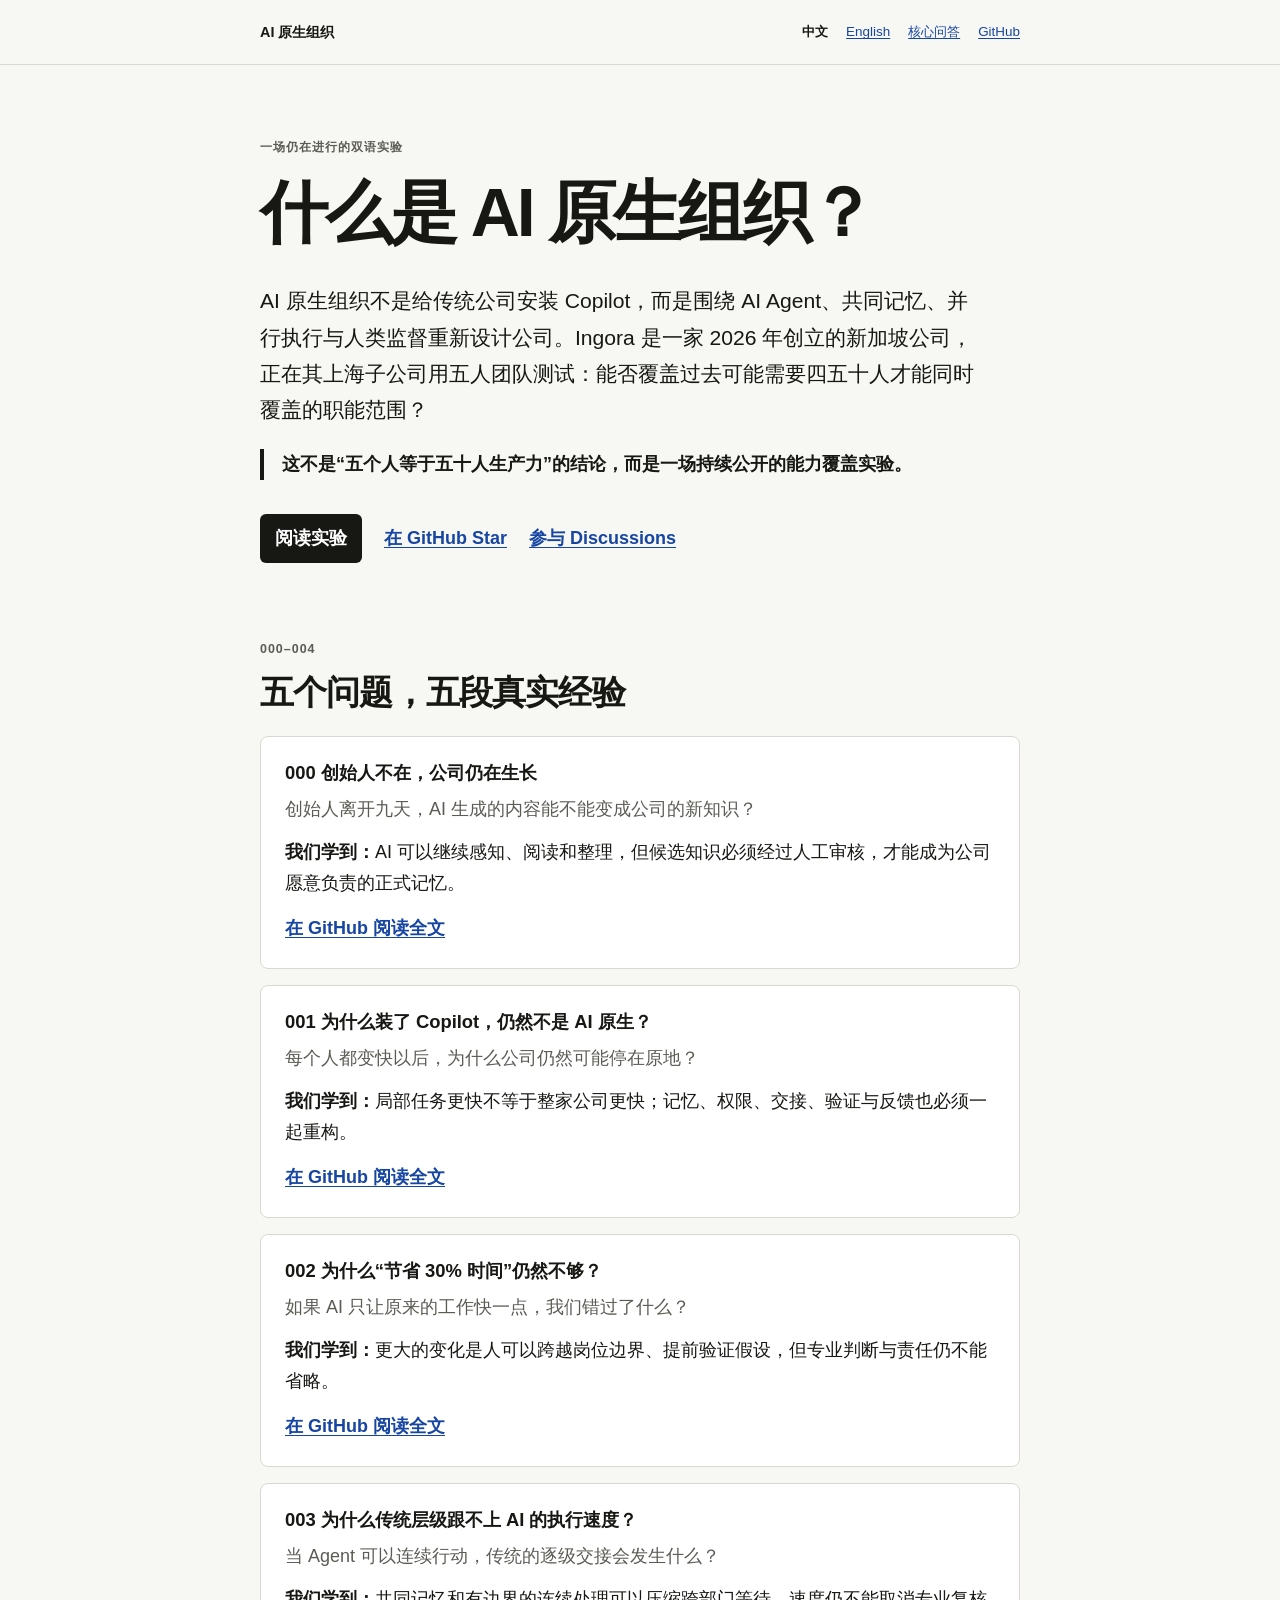
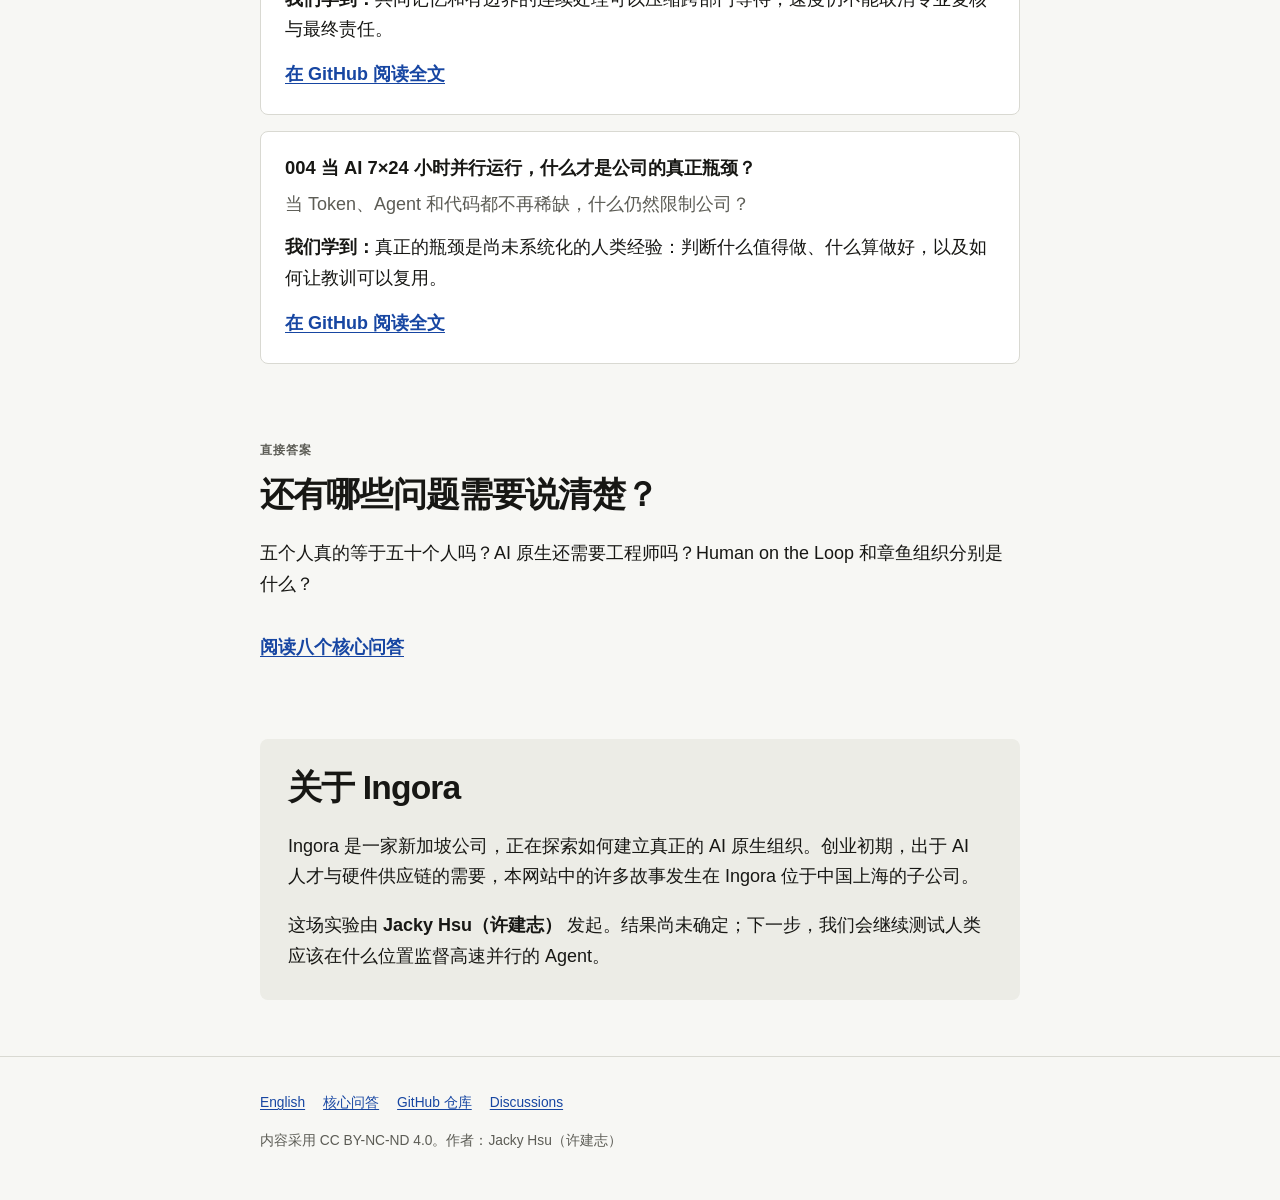
<file: site/index.html>
<!doctype html>
<html lang="zh-CN">
  <head>
    <meta charset="utf-8">
    <meta name="viewport" content="width=device-width, initial-scale=1">
    <title>AI 原生组织｜Ingora 的五人团队真实实验</title>
    <meta name="description" content="什么是 AI 原生组织？Ingora 用五人团队测试 AI Agent、共同记忆、并行执行与人类监督如何扩大公司的能力覆盖面。">
    <link rel="canonical" href="https://jackyhsu.github.io/ai-native-organization/">
    <link rel="alternate" hreflang="zh-CN" href="https://jackyhsu.github.io/ai-native-organization/">
    <link rel="alternate" hreflang="en" href="https://jackyhsu.github.io/ai-native-organization/en/">
    <link rel="alternate" hreflang="x-default" href="https://jackyhsu.github.io/ai-native-organization/">
    <meta property="og:title" content="AI 原生组织｜Ingora 的五人团队真实实验">
    <meta property="og:description" content="五个人能否覆盖过去可能需要四五十人才有机会覆盖的公司能力？一场关于 AI Agent、共同记忆与人类监督的双语实验。">
    <meta property="og:type" content="website">
    <meta property="og:url" content="https://jackyhsu.github.io/ai-native-organization/">
    <link rel="stylesheet" href="assets/styles.css">
    <script type="application/ld+json">
      {
        "@context": "https://schema.org",
        "@graph": [
          {
            "@type": "WebSite",
            "name": "AI 原生组织",
            "alternateName": "AI Native Organization",
            "url": "https://jackyhsu.github.io/ai-native-organization/",
            "description": "Ingora 围绕 AI Agent、共同记忆、并行执行与人类监督开展的双语真实公司实验。",
            "inLanguage": ["zh-CN", "en"]
          },
          {
            "@type": "Organization",
            "name": "Ingora",
            "foundingDate": "2026",
            "description": "一家新加坡公司，正在探索如何建立真正的 AI 原生组织。",
            "location": {
              "@type": "Country",
              "name": "Singapore"
            }
          }
        ]
      }
    </script>
  </head>
  <body>
    <header class="site-header">
      <div class="shell">
        <a class="brand" href="./">AI 原生组织</a>
        <nav aria-label="主导航">
          <a href="./" aria-current="page">中文</a>
          <a href="en/" lang="en">English</a>
          <a href="answers/">核心问答</a>
          <a href="https://github.com/jackyhsu/ai-native-organization">GitHub</a>
        </nav>
      </div>
    </header>

    <main class="shell">
      <section aria-labelledby="hero-title" style="margin-top: 0">
        <p class="eyebrow">一场仍在进行的双语实验</p>
        <h1 id="hero-title">什么是 AI 原生组织？</h1>
        <p class="hero-answer">AI 原生组织不是给传统公司安装 Copilot，而是围绕 AI Agent、共同记忆、并行执行与人类监督重新设计公司。Ingora 是一家 2026 年创立的新加坡公司，正在其上海子公司用五人团队测试：能否覆盖过去可能需要四五十人才能同时覆盖的职能范围？</p>
        <p class="caveat">这不是“五个人等于五十人生产力”的结论，而是一场持续公开的能力覆盖实验。</p>
        <div class="actions" aria-label="参与实验">
          <a href="#experiments">阅读实验</a>
          <a href="https://github.com/jackyhsu/ai-native-organization">在 GitHub Star</a>
          <a href="https://github.com/jackyhsu/ai-native-organization/discussions">参与 Discussions</a>
        </div>
      </section>

      <section id="experiments" aria-labelledby="experiments-title">
        <p class="eyebrow">000–004</p>
        <h2 id="experiments-title">五个问题，五段真实经验</h2>
        <div class="story-list">
          <article class="story">
            <h3>000 创始人不在，公司仍在生长</h3>
            <p>创始人离开九天，AI 生成的内容能不能变成公司的新知识？</p>
            <p class="lesson"><strong>我们学到：</strong>AI 可以继续感知、阅读和整理，但候选知识必须经过人工审核，才能成为公司愿意负责的正式记忆。</p>
            <a class="story-link" href="https://github.com/jackyhsu/ai-native-organization/blob/main/zh-CN/stories/000-founder-away.md">在 GitHub 阅读全文</a>
          </article>

          <article class="story">
            <h3>001 为什么装了 Copilot，仍然不是 AI 原生？</h3>
            <p>每个人都变快以后，为什么公司仍然可能停在原地？</p>
            <p class="lesson"><strong>我们学到：</strong>局部任务更快不等于整家公司更快；记忆、权限、交接、验证与反馈也必须一起重构。</p>
            <a class="story-link" href="https://github.com/jackyhsu/ai-native-organization/blob/main/zh-CN/stories/001-why-copilot-is-not-ai-native.md">在 GitHub 阅读全文</a>
          </article>

          <article class="story">
            <h3>002 为什么“节省 30% 时间”仍然不够？</h3>
            <p>如果 AI 只让原来的工作快一点，我们错过了什么？</p>
            <p class="lesson"><strong>我们学到：</strong>更大的变化是人可以跨越岗位边界、提前验证假设，但专业判断与责任仍不能省略。</p>
            <a class="story-link" href="https://github.com/jackyhsu/ai-native-organization/blob/main/zh-CN/stories/002-why-saving-30-percent-is-not-enough.md">在 GitHub 阅读全文</a>
          </article>

          <article class="story">
            <h3>003 为什么传统层级跟不上 AI 的执行速度？</h3>
            <p>当 Agent 可以连续行动，传统的逐级交接会发生什么？</p>
            <p class="lesson"><strong>我们学到：</strong>共同记忆和有边界的连续处理可以压缩跨部门等待，速度仍不能取消专业复核与最终责任。</p>
            <a class="story-link" href="https://github.com/jackyhsu/ai-native-organization/blob/main/zh-CN/stories/003-why-traditional-hierarchy-cannot-keep-up.md">在 GitHub 阅读全文</a>
          </article>

          <article class="story">
            <h3>004 当 AI 7×24 小时并行运行，什么才是公司的真正瓶颈？</h3>
            <p>当 Token、Agent 和代码都不再稀缺，什么仍然限制公司？</p>
            <p class="lesson"><strong>我们学到：</strong>真正的瓶颈是尚未系统化的人类经验：判断什么值得做、什么算做好，以及如何让教训可以复用。</p>
            <a class="story-link" href="https://github.com/jackyhsu/ai-native-organization/blob/main/zh-CN/stories/004-what-is-the-real-bottleneck.md">在 GitHub 阅读全文</a>
          </article>
        </div>
      </section>

      <section aria-labelledby="answers-title">
        <p class="eyebrow">直接答案</p>
        <h2 id="answers-title">还有哪些问题需要说清楚？</h2>
        <p>五个人真的等于五十个人吗？AI 原生还需要工程师吗？Human on the Loop 和章鱼组织分别是什么？</p>
        <p><a class="story-link" href="answers/">阅读八个核心问答</a></p>
      </section>

      <section class="about" aria-labelledby="about-title">
        <h2 id="about-title">关于 Ingora</h2>
        <p>Ingora 是一家新加坡公司，正在探索如何建立真正的 AI 原生组织。创业初期，出于 AI 人才与硬件供应链的需要，本网站中的许多故事发生在 Ingora 位于中国上海的子公司。</p>
        <p>这场实验由 <strong>Jacky Hsu（许建志）</strong> 发起。结果尚未确定；下一步，我们会继续测试人类应该在什么位置监督高速并行的 Agent。</p>
      </section>
    </main>

    <footer class="footer">
      <div class="shell">
        <div class="footer-links">
          <a href="en/" lang="en">English</a>
          <a href="answers/">核心问答</a>
          <a href="https://github.com/jackyhsu/ai-native-organization">GitHub 仓库</a>
          <a href="https://github.com/jackyhsu/ai-native-organization/discussions">Discussions</a>
        </div>
        <p>内容采用 CC BY-NC-ND 4.0。作者：Jacky Hsu（许建志）</p>
      </div>
    </footer>
  </body>
</html>
</file>
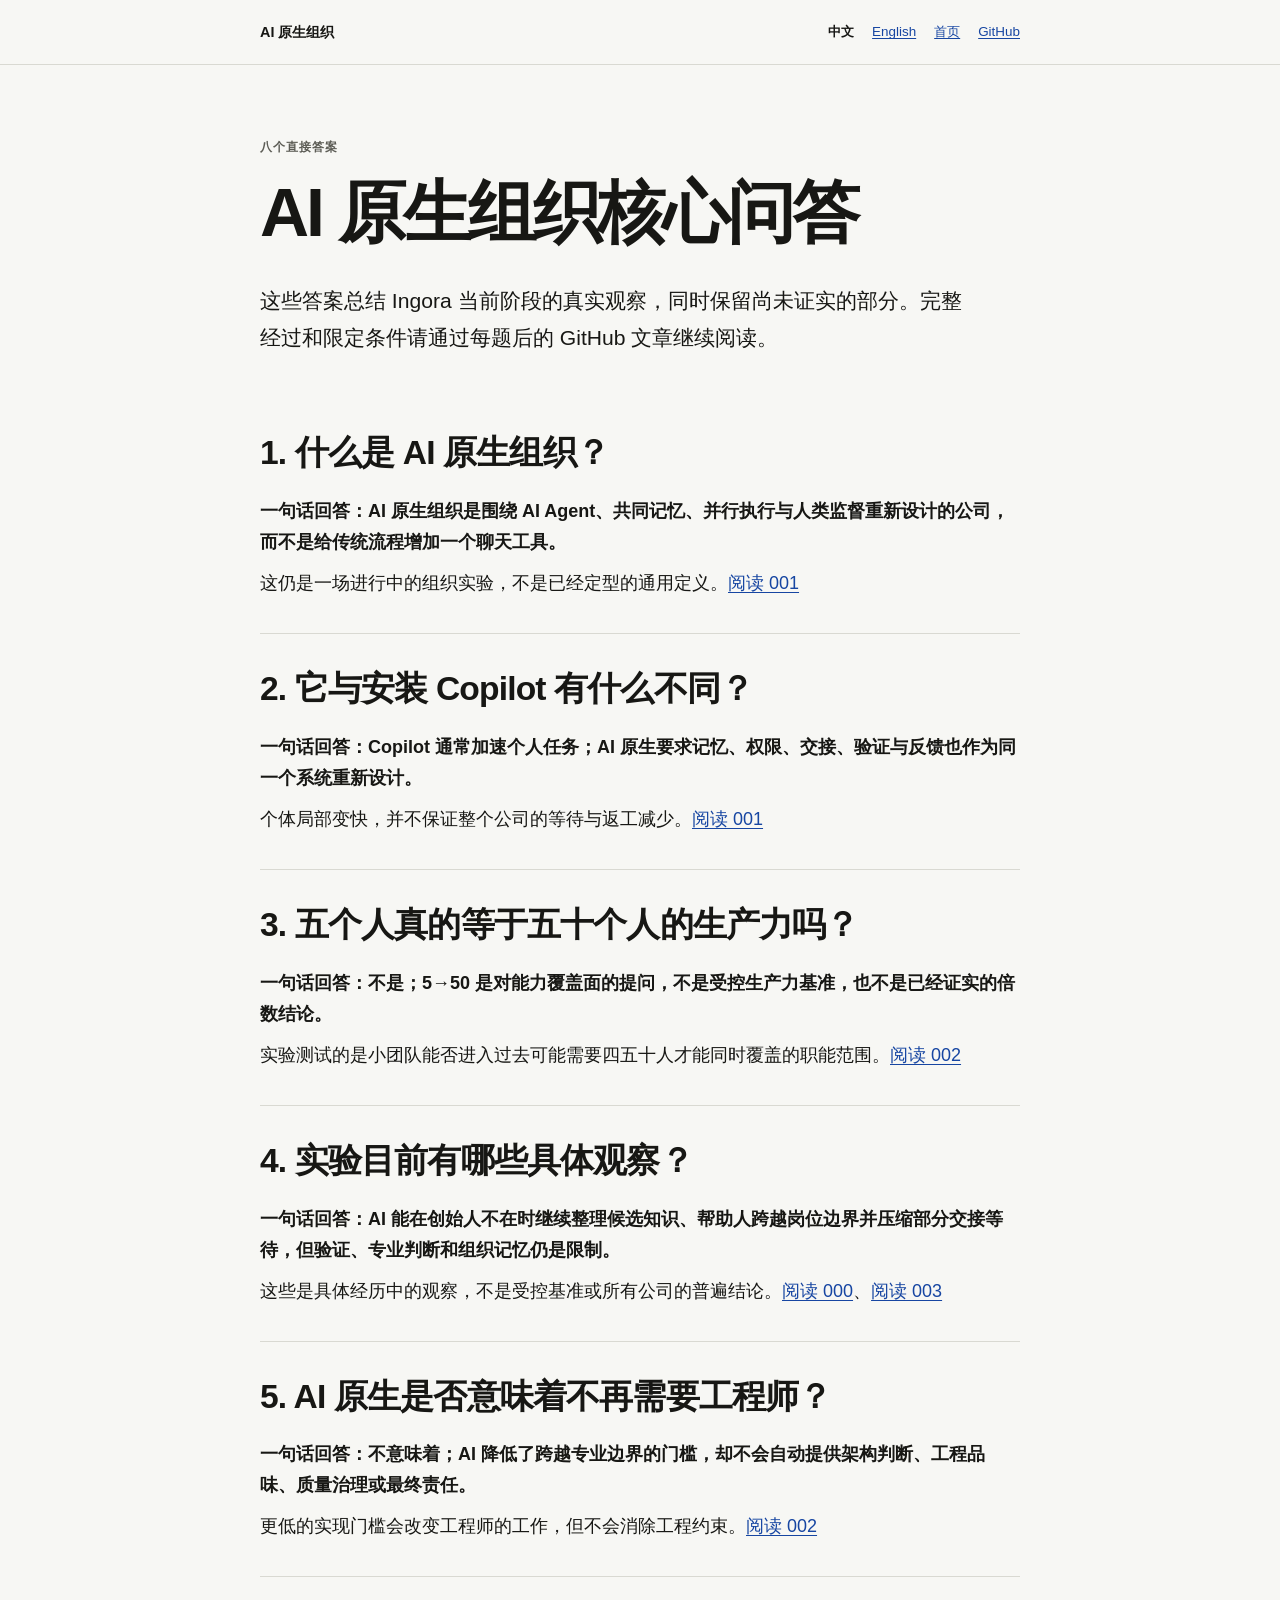
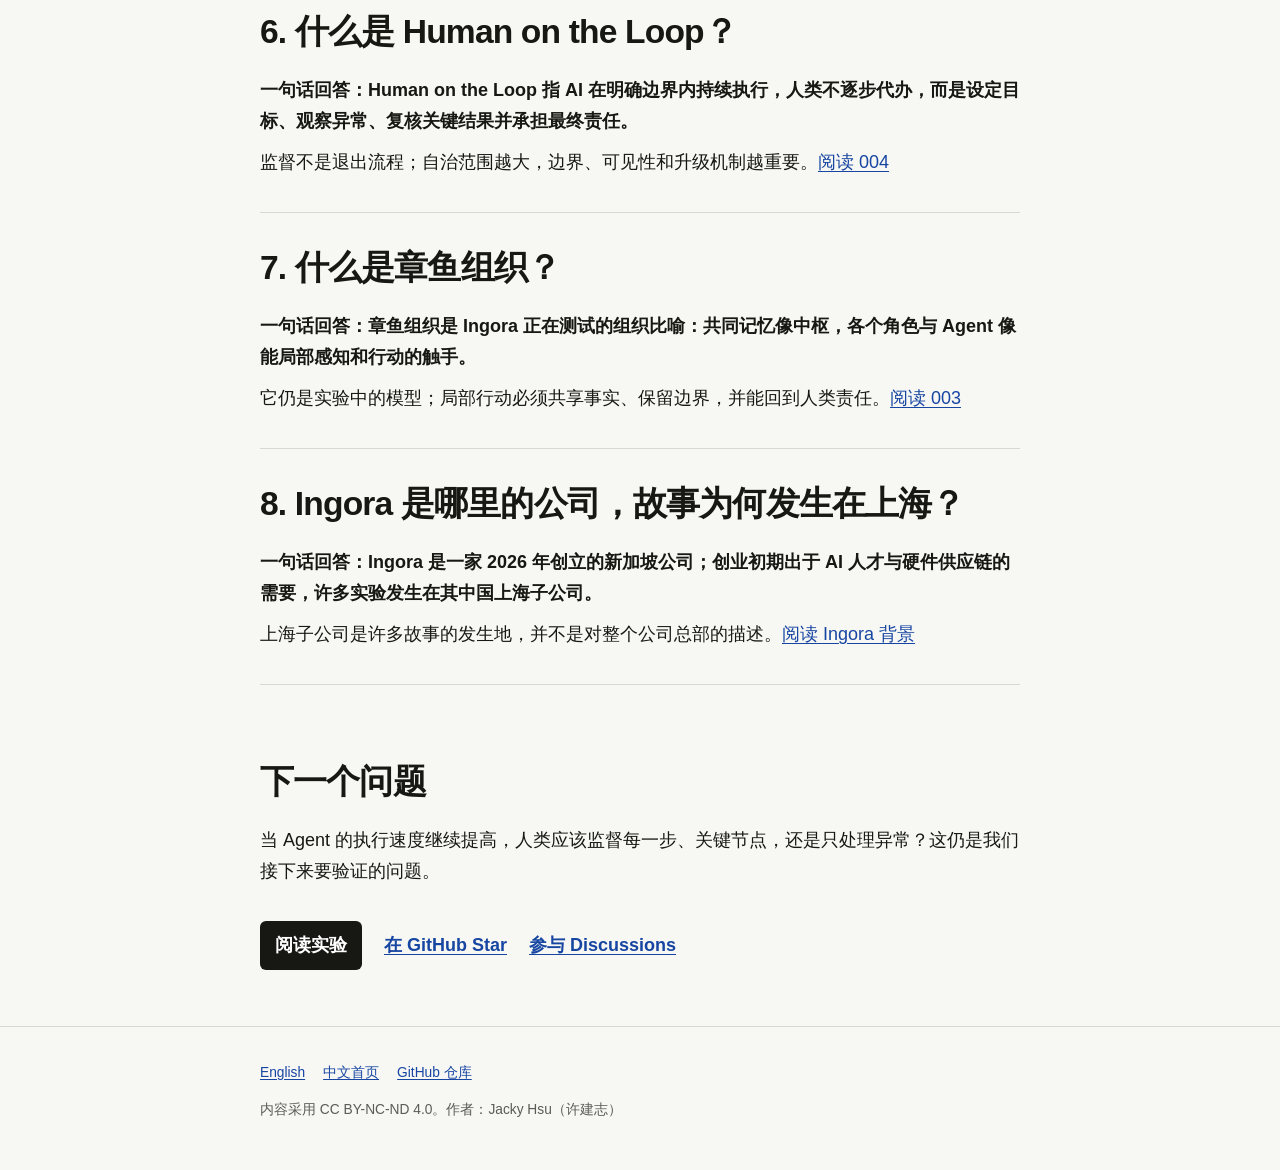
<file: site/answers/index.html>
<!doctype html>
<html lang="zh-CN">
  <head>
    <meta charset="utf-8">
    <meta name="viewport" content="width=device-width, initial-scale=1">
    <title>AI 原生组织核心问答｜Ingora 实验</title>
    <meta name="description" content="用八个直接答案解释 AI 原生组织、Copilot、5→50 能力覆盖、Human on the Loop、章鱼组织，以及 Ingora 的上海故事背景。">
    <link rel="canonical" href="https://jackyhsu.github.io/ai-native-organization/answers/">
    <link rel="alternate" hreflang="zh-CN" href="https://jackyhsu.github.io/ai-native-organization/answers/">
    <link rel="alternate" hreflang="en" href="https://jackyhsu.github.io/ai-native-organization/en/answers/">
    <link rel="alternate" hreflang="x-default" href="https://jackyhsu.github.io/ai-native-organization/answers/">
    <meta property="og:title" content="AI 原生组织核心问答｜Ingora 实验">
    <meta property="og:description" content="关于 AI 原生组织、五人团队的能力覆盖实验、人类监督与章鱼组织的八个直接答案。">
    <meta property="og:type" content="website">
    <meta property="og:url" content="https://jackyhsu.github.io/ai-native-organization/answers/">
    <link rel="stylesheet" href="../assets/styles.css">
    <script type="application/ld+json">
      {
        "@context": "https://schema.org",
        "@type": "FAQPage",
        "mainEntity": [
          {
            "@type": "Question",
            "name": "什么是 AI 原生组织？",
            "acceptedAnswer": {"@type": "Answer", "text": "AI 原生组织是围绕 AI Agent、共同记忆、并行执行与人类监督重新设计的公司，而不是给传统流程增加一个聊天工具。"}
          },
          {
            "@type": "Question",
            "name": "它与安装 Copilot 有什么不同？",
            "acceptedAnswer": {"@type": "Answer", "text": "Copilot 通常加速个人任务；AI 原生要求记忆、权限、交接、验证与反馈也作为同一个系统重新设计。"}
          },
          {
            "@type": "Question",
            "name": "五个人真的等于五十个人的生产力吗？",
            "acceptedAnswer": {"@type": "Answer", "text": "不是；5→50 是对能力覆盖面的提问，不是受控生产力基准，也不是已经证实的倍数结论。"}
          },
          {
            "@type": "Question",
            "name": "实验目前有哪些具体观察？",
            "acceptedAnswer": {"@type": "Answer", "text": "我们观察到 AI 能在创始人不在时继续整理候选知识、帮助人跨越岗位边界并压缩部分交接等待，但验证、专业判断和组织记忆仍是限制。"}
          },
          {
            "@type": "Question",
            "name": "AI 原生是否意味着不再需要工程师？",
            "acceptedAnswer": {"@type": "Answer", "text": "不意味着；AI 降低了跨越专业边界的门槛，却不会自动提供架构判断、工程品味、质量治理或最终责任。"}
          },
          {
            "@type": "Question",
            "name": "什么是 Human on the Loop？",
            "acceptedAnswer": {"@type": "Answer", "text": "Human on the Loop 指 AI 在明确边界内持续执行，人类不逐步代办，而是设定目标、观察异常、复核关键结果并承担最终责任。"}
          },
          {
            "@type": "Question",
            "name": "什么是章鱼组织？",
            "acceptedAnswer": {"@type": "Answer", "text": "章鱼组织是 Ingora 正在测试的组织比喻：共同记忆像中枢，各个角色与 Agent 像能局部感知和行动的触手；它仍是实验中的模型。"}
          },
          {
            "@type": "Question",
            "name": "Ingora 是哪里的公司，故事为何发生在上海？",
            "acceptedAnswer": {"@type": "Answer", "text": "Ingora 是一家 2026 年创立的新加坡公司；创业初期出于 AI 人才与硬件供应链的需要，许多实验发生在其中国上海子公司。"}
          }
        ]
      }
    </script>
  </head>
  <body>
    <header class="site-header">
      <div class="shell">
        <a class="brand" href="../">AI 原生组织</a>
        <nav aria-label="主导航">
          <a href="./" aria-current="page">中文</a>
          <a href="../en/answers/" lang="en">English</a>
          <a href="../">首页</a>
          <a href="https://github.com/jackyhsu/ai-native-organization">GitHub</a>
        </nav>
      </div>
    </header>

    <main class="shell">
      <section aria-labelledby="page-title" style="margin-top: 0">
        <p class="eyebrow">八个直接答案</p>
        <h1 id="page-title">AI 原生组织核心问答</h1>
        <p class="hero-answer">这些答案总结 Ingora 当前阶段的真实观察，同时保留尚未证实的部分。完整经过和限定条件请通过每题后的 GitHub 文章继续阅读。</p>
      </section>

      <section class="answer-list" aria-label="核心问答">
        <article class="answer">
          <h2>1. 什么是 AI 原生组织？</h2>
          <p class="direct">一句话回答：AI 原生组织是围绕 AI Agent、共同记忆、并行执行与人类监督重新设计的公司，而不是给传统流程增加一个聊天工具。</p>
          <p>这仍是一场进行中的组织实验，不是已经定型的通用定义。<a href="https://github.com/jackyhsu/ai-native-organization/blob/main/zh-CN/stories/001-why-copilot-is-not-ai-native.md">阅读 001</a></p>
        </article>

        <article class="answer">
          <h2>2. 它与安装 Copilot 有什么不同？</h2>
          <p class="direct">一句话回答：Copilot 通常加速个人任务；AI 原生要求记忆、权限、交接、验证与反馈也作为同一个系统重新设计。</p>
          <p>个体局部变快，并不保证整个公司的等待与返工减少。<a href="https://github.com/jackyhsu/ai-native-organization/blob/main/zh-CN/stories/001-why-copilot-is-not-ai-native.md">阅读 001</a></p>
        </article>

        <article class="answer">
          <h2>3. 五个人真的等于五十个人的生产力吗？</h2>
          <p class="direct">一句话回答：不是；5→50 是对能力覆盖面的提问，不是受控生产力基准，也不是已经证实的倍数结论。</p>
          <p>实验测试的是小团队能否进入过去可能需要四五十人才能同时覆盖的职能范围。<a href="https://github.com/jackyhsu/ai-native-organization/blob/main/zh-CN/stories/002-why-saving-30-percent-is-not-enough.md">阅读 002</a></p>
        </article>

        <article class="answer">
          <h2>4. 实验目前有哪些具体观察？</h2>
          <p class="direct">一句话回答：AI 能在创始人不在时继续整理候选知识、帮助人跨越岗位边界并压缩部分交接等待，但验证、专业判断和组织记忆仍是限制。</p>
          <p>这些是具体经历中的观察，不是受控基准或所有公司的普遍结论。<a href="https://github.com/jackyhsu/ai-native-organization/blob/main/zh-CN/stories/000-founder-away.md">阅读 000</a>、<a href="https://github.com/jackyhsu/ai-native-organization/blob/main/zh-CN/stories/003-why-traditional-hierarchy-cannot-keep-up.md">阅读 003</a></p>
        </article>

        <article class="answer">
          <h2>5. AI 原生是否意味着不再需要工程师？</h2>
          <p class="direct">一句话回答：不意味着；AI 降低了跨越专业边界的门槛，却不会自动提供架构判断、工程品味、质量治理或最终责任。</p>
          <p>更低的实现门槛会改变工程师的工作，但不会消除工程约束。<a href="https://github.com/jackyhsu/ai-native-organization/blob/main/zh-CN/stories/002-why-saving-30-percent-is-not-enough.md">阅读 002</a></p>
        </article>

        <article class="answer">
          <h2>6. 什么是 Human on the Loop？</h2>
          <p class="direct">一句话回答：Human on the Loop 指 AI 在明确边界内持续执行，人类不逐步代办，而是设定目标、观察异常、复核关键结果并承担最终责任。</p>
          <p>监督不是退出流程；自治范围越大，边界、可见性和升级机制越重要。<a href="https://github.com/jackyhsu/ai-native-organization/blob/main/zh-CN/stories/004-what-is-the-real-bottleneck.md">阅读 004</a></p>
        </article>

        <article class="answer">
          <h2>7. 什么是章鱼组织？</h2>
          <p class="direct">一句话回答：章鱼组织是 Ingora 正在测试的组织比喻：共同记忆像中枢，各个角色与 Agent 像能局部感知和行动的触手。</p>
          <p>它仍是实验中的模型；局部行动必须共享事实、保留边界，并能回到人类责任。<a href="https://github.com/jackyhsu/ai-native-organization/blob/main/zh-CN/stories/003-why-traditional-hierarchy-cannot-keep-up.md">阅读 003</a></p>
        </article>

        <article class="answer">
          <h2>8. Ingora 是哪里的公司，故事为何发生在上海？</h2>
          <p class="direct">一句话回答：Ingora 是一家 2026 年创立的新加坡公司；创业初期出于 AI 人才与硬件供应链的需要，许多实验发生在其中国上海子公司。</p>
          <p>上海子公司是许多故事的发生地，并不是对整个公司总部的描述。<a href="https://github.com/jackyhsu/ai-native-organization/blob/main/zh-CN/about/ingora.md">阅读 Ingora 背景</a></p>
        </article>
      </section>

      <section aria-labelledby="next-title">
        <h2 id="next-title">下一个问题</h2>
        <p>当 Agent 的执行速度继续提高，人类应该监督每一步、关键节点，还是只处理异常？这仍是我们接下来要验证的问题。</p>
        <div class="actions">
          <a href="../#experiments">阅读实验</a>
          <a href="https://github.com/jackyhsu/ai-native-organization">在 GitHub Star</a>
          <a href="https://github.com/jackyhsu/ai-native-organization/discussions">参与 Discussions</a>
        </div>
      </section>
    </main>

    <footer class="footer">
      <div class="shell">
        <div class="footer-links">
          <a href="../en/answers/" lang="en">English</a>
          <a href="../">中文首页</a>
          <a href="https://github.com/jackyhsu/ai-native-organization">GitHub 仓库</a>
        </div>
        <p>内容采用 CC BY-NC-ND 4.0。作者：Jacky Hsu（许建志）</p>
      </div>
    </footer>
  </body>
</html>
</file>
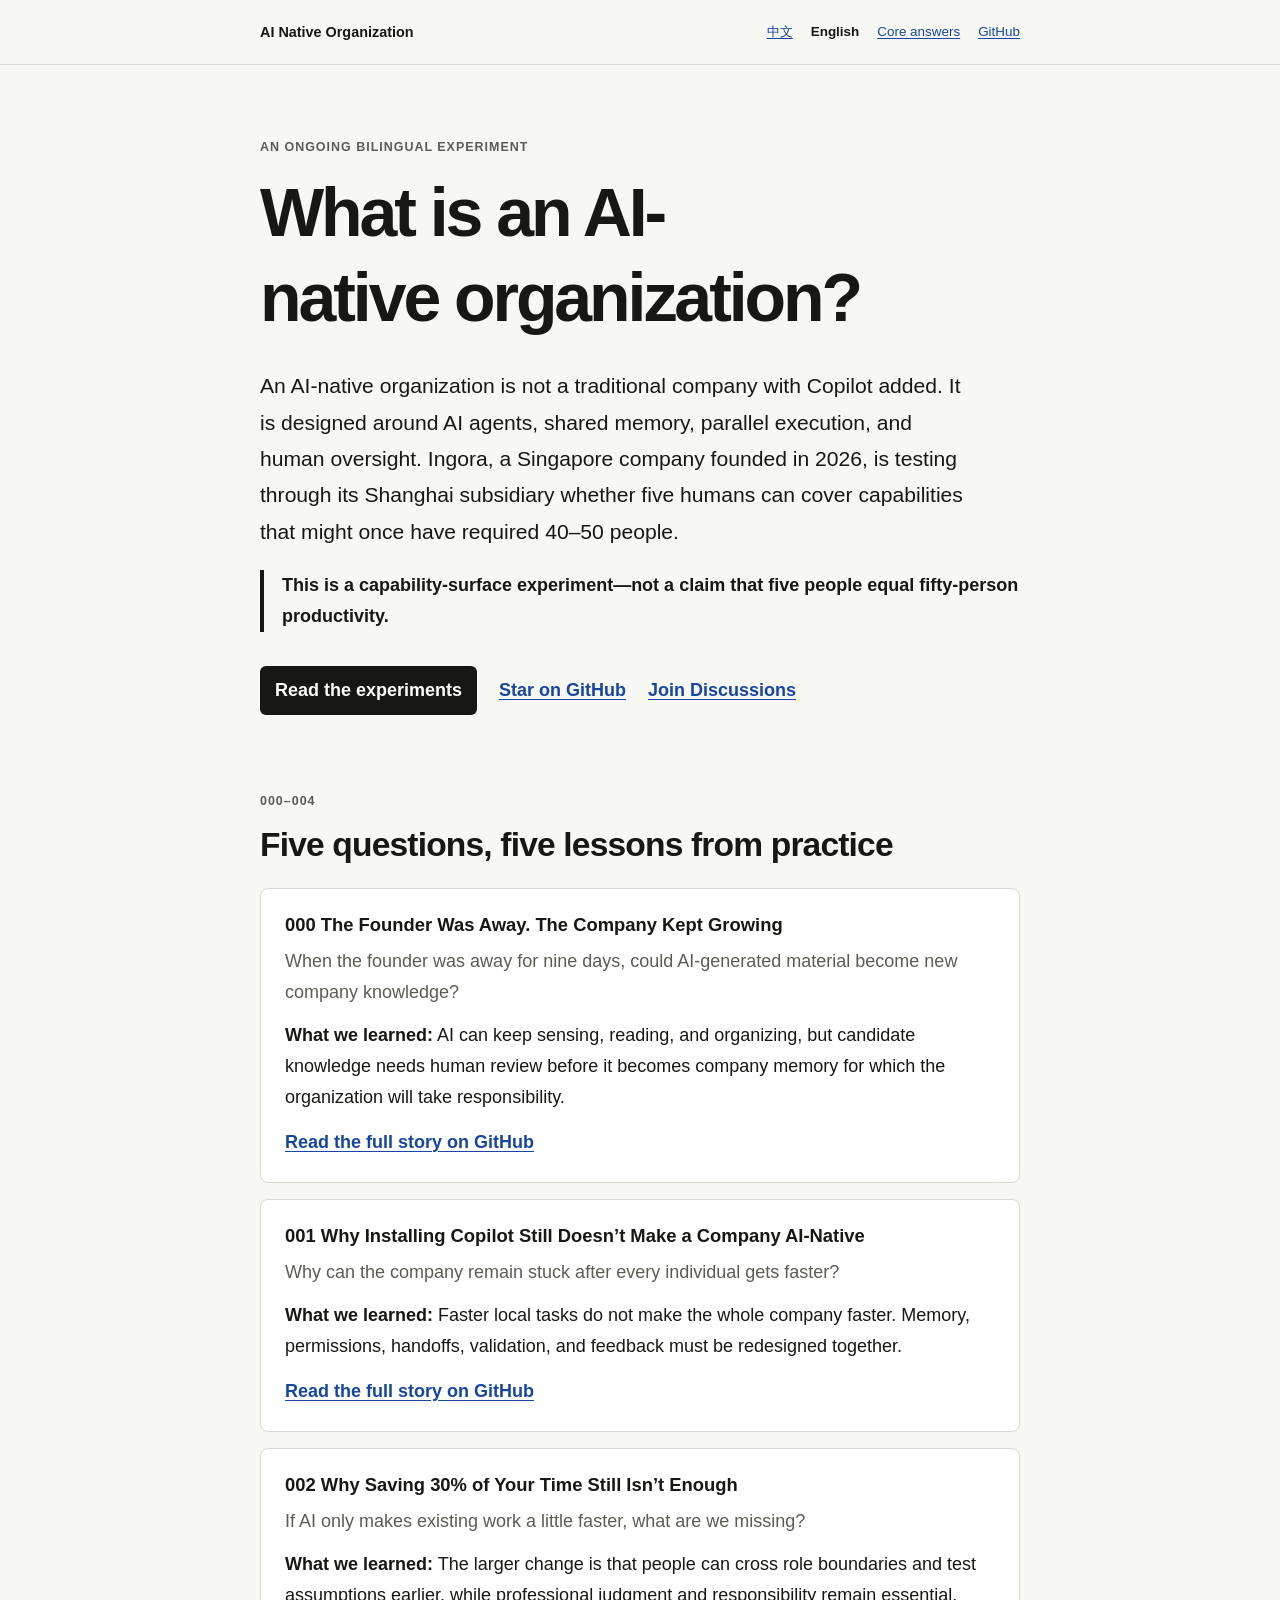
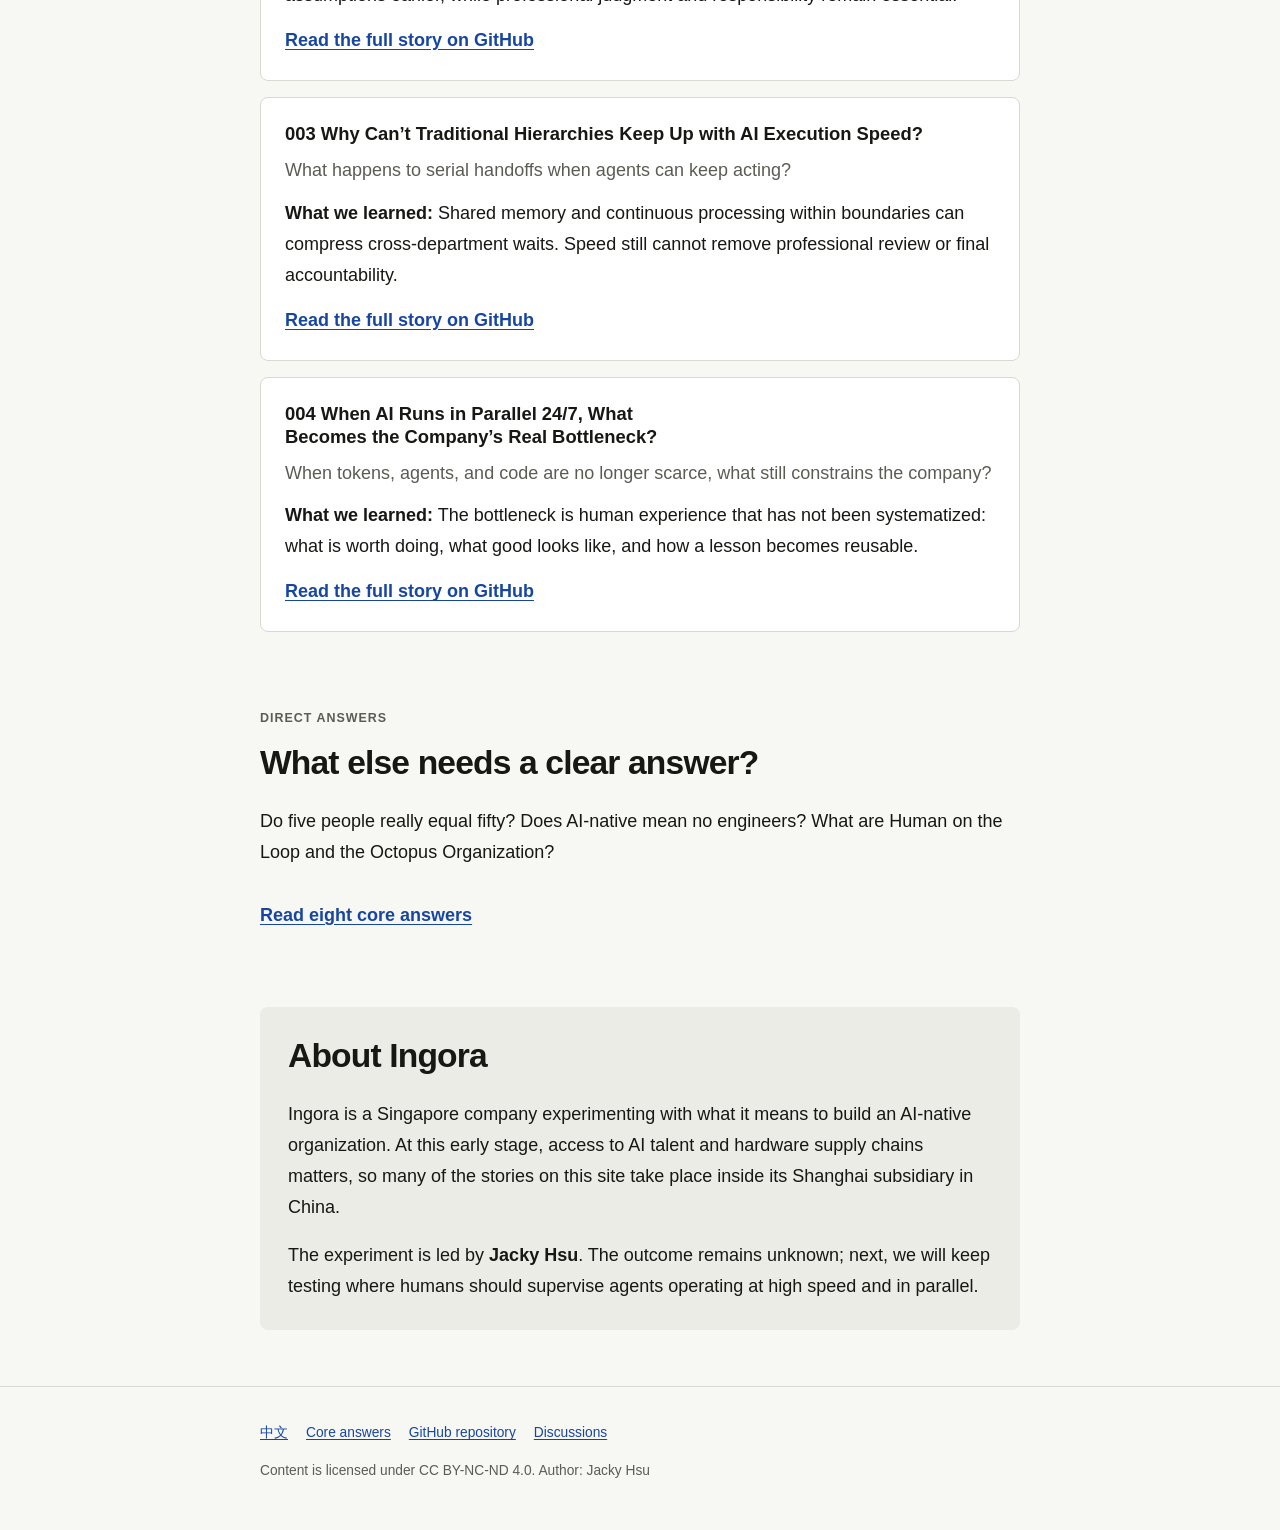
<file: site/en/index.html>
<!doctype html>
<html lang="en">
  <head>
    <meta charset="utf-8">
    <meta name="viewport" content="width=device-width, initial-scale=1">
    <title>AI Native Organization | Ingora’s Five-Person Experiment</title>
    <meta name="description" content="What is an AI-native organization? Ingora is testing how AI agents, shared memory, parallel execution, and human oversight can expand a five-person team’s capability surface.">
    <link rel="canonical" href="https://jackyhsu.github.io/ai-native-organization/en/">
    <link rel="alternate" hreflang="zh-CN" href="https://jackyhsu.github.io/ai-native-organization/">
    <link rel="alternate" hreflang="en" href="https://jackyhsu.github.io/ai-native-organization/en/">
    <link rel="alternate" hreflang="x-default" href="https://jackyhsu.github.io/ai-native-organization/">
    <meta property="og:title" content="AI Native Organization | Ingora’s Five-Person Experiment">
    <meta property="og:description" content="Can five humans cover capabilities that might once have required 40–50 people? A bilingual experiment with AI agents, shared memory, and human oversight.">
    <meta property="og:type" content="website">
    <meta property="og:url" content="https://jackyhsu.github.io/ai-native-organization/en/">
    <link rel="stylesheet" href="../assets/styles.css">
    <script type="application/ld+json">
      {
        "@context": "https://schema.org",
        "@graph": [
          {
            "@type": "WebSite",
            "name": "AI Native Organization",
            "alternateName": "AI 原生组织",
            "url": "https://jackyhsu.github.io/ai-native-organization/",
            "description": "Ingora’s bilingual company experiment with AI agents, shared memory, parallel execution, and human oversight.",
            "inLanguage": ["zh-CN", "en"]
          },
          {
            "@type": "Organization",
            "name": "Ingora",
            "foundingDate": "2026",
            "description": "A Singapore company experimenting with what it means to build an AI-native organization.",
            "location": {
              "@type": "Country",
              "name": "Singapore"
            }
          }
        ]
      }
    </script>
  </head>
  <body>
    <header class="site-header">
      <div class="shell">
        <a class="brand" href="./">AI Native Organization</a>
        <nav aria-label="Main navigation">
          <a href="../" lang="zh-CN">中文</a>
          <a href="./" aria-current="page">English</a>
          <a href="answers/">Core answers</a>
          <a href="https://github.com/jackyhsu/ai-native-organization">GitHub</a>
        </nav>
      </div>
    </header>

    <main class="shell">
      <section aria-labelledby="hero-title" style="margin-top: 0">
        <p class="eyebrow">An ongoing bilingual experiment</p>
        <h1 id="hero-title">What is an AI-native organization?</h1>
        <p class="hero-answer">An AI-native organization is not a traditional company with Copilot added. It is designed around AI agents, shared memory, parallel execution, and human oversight. Ingora, a Singapore company founded in 2026, is testing through its Shanghai subsidiary whether five humans can cover capabilities that might once have required 40–50 people.</p>
        <p class="caveat">This is a capability-surface experiment—not a claim that five people equal fifty-person productivity.</p>
        <div class="actions" aria-label="Follow the experiment">
          <a href="#experiments">Read the experiments</a>
          <a href="https://github.com/jackyhsu/ai-native-organization">Star on GitHub</a>
          <a href="https://github.com/jackyhsu/ai-native-organization/discussions">Join Discussions</a>
        </div>
      </section>

      <section id="experiments" aria-labelledby="experiments-title">
        <p class="eyebrow">000–004</p>
        <h2 id="experiments-title">Five questions, five lessons from practice</h2>
        <div class="story-list">
          <article class="story">
            <h3>000 The Founder Was Away. The Company Kept Growing</h3>
            <p>When the founder was away for nine days, could AI-generated material become new company knowledge?</p>
            <p class="lesson"><strong>What we learned:</strong> AI can keep sensing, reading, and organizing, but candidate knowledge needs human review before it becomes company memory for which the organization will take responsibility.</p>
            <a class="story-link" href="https://github.com/jackyhsu/ai-native-organization/blob/main/stories/000-founder-away.md">Read the full story on GitHub</a>
          </article>

          <article class="story">
            <h3>001 Why Installing Copilot Still Doesn’t Make a Company AI-Native</h3>
            <p>Why can the company remain stuck after every individual gets faster?</p>
            <p class="lesson"><strong>What we learned:</strong> Faster local tasks do not make the whole company faster. Memory, permissions, handoffs, validation, and feedback must be redesigned together.</p>
            <a class="story-link" href="https://github.com/jackyhsu/ai-native-organization/blob/main/stories/001-why-copilot-is-not-ai-native.md">Read the full story on GitHub</a>
          </article>

          <article class="story">
            <h3>002 Why Saving 30% of Your Time Still Isn’t Enough</h3>
            <p>If AI only makes existing work a little faster, what are we missing?</p>
            <p class="lesson"><strong>What we learned:</strong> The larger change is that people can cross role boundaries and test assumptions earlier, while professional judgment and responsibility remain essential.</p>
            <a class="story-link" href="https://github.com/jackyhsu/ai-native-organization/blob/main/stories/002-why-saving-30-percent-is-not-enough.md">Read the full story on GitHub</a>
          </article>

          <article class="story">
            <h3>003 Why Can’t Traditional Hierarchies Keep Up with AI Execution Speed?</h3>
            <p>What happens to serial handoffs when agents can keep acting?</p>
            <p class="lesson"><strong>What we learned:</strong> Shared memory and continuous processing within boundaries can compress cross-department waits. Speed still cannot remove professional review or final accountability.</p>
            <a class="story-link" href="https://github.com/jackyhsu/ai-native-organization/blob/main/stories/003-why-traditional-hierarchy-cannot-keep-up.md">Read the full story on GitHub</a>
          </article>

          <article class="story">
            <h3>004 When AI Runs in Parallel 24/7, What Becomes the Company’s Real Bottleneck?</h3>
            <p>When tokens, agents, and code are no longer scarce, what still constrains the company?</p>
            <p class="lesson"><strong>What we learned:</strong> The bottleneck is human experience that has not been systematized: what is worth doing, what good looks like, and how a lesson becomes reusable.</p>
            <a class="story-link" href="https://github.com/jackyhsu/ai-native-organization/blob/main/stories/004-what-is-the-real-bottleneck.md">Read the full story on GitHub</a>
          </article>
        </div>
      </section>

      <section aria-labelledby="answers-title">
        <p class="eyebrow">Direct answers</p>
        <h2 id="answers-title">What else needs a clear answer?</h2>
        <p>Do five people really equal fifty? Does AI-native mean no engineers? What are Human on the Loop and the Octopus Organization?</p>
        <p><a class="story-link" href="answers/">Read eight core answers</a></p>
      </section>

      <section class="about" aria-labelledby="about-title">
        <h2 id="about-title">About Ingora</h2>
        <p>Ingora is a Singapore company experimenting with what it means to build an AI-native organization. At this early stage, access to AI talent and hardware supply chains matters, so many of the stories on this site take place inside its Shanghai subsidiary in China.</p>
        <p>The experiment is led by <strong>Jacky Hsu</strong>. The outcome remains unknown; next, we will keep testing where humans should supervise agents operating at high speed and in parallel.</p>
      </section>
    </main>

    <footer class="footer">
      <div class="shell">
        <div class="footer-links">
          <a href="../" lang="zh-CN">中文</a>
          <a href="answers/">Core answers</a>
          <a href="https://github.com/jackyhsu/ai-native-organization">GitHub repository</a>
          <a href="https://github.com/jackyhsu/ai-native-organization/discussions">Discussions</a>
        </div>
        <p>Content is licensed under CC BY-NC-ND 4.0. Author: Jacky Hsu</p>
      </div>
    </footer>
  </body>
</html>
</file>
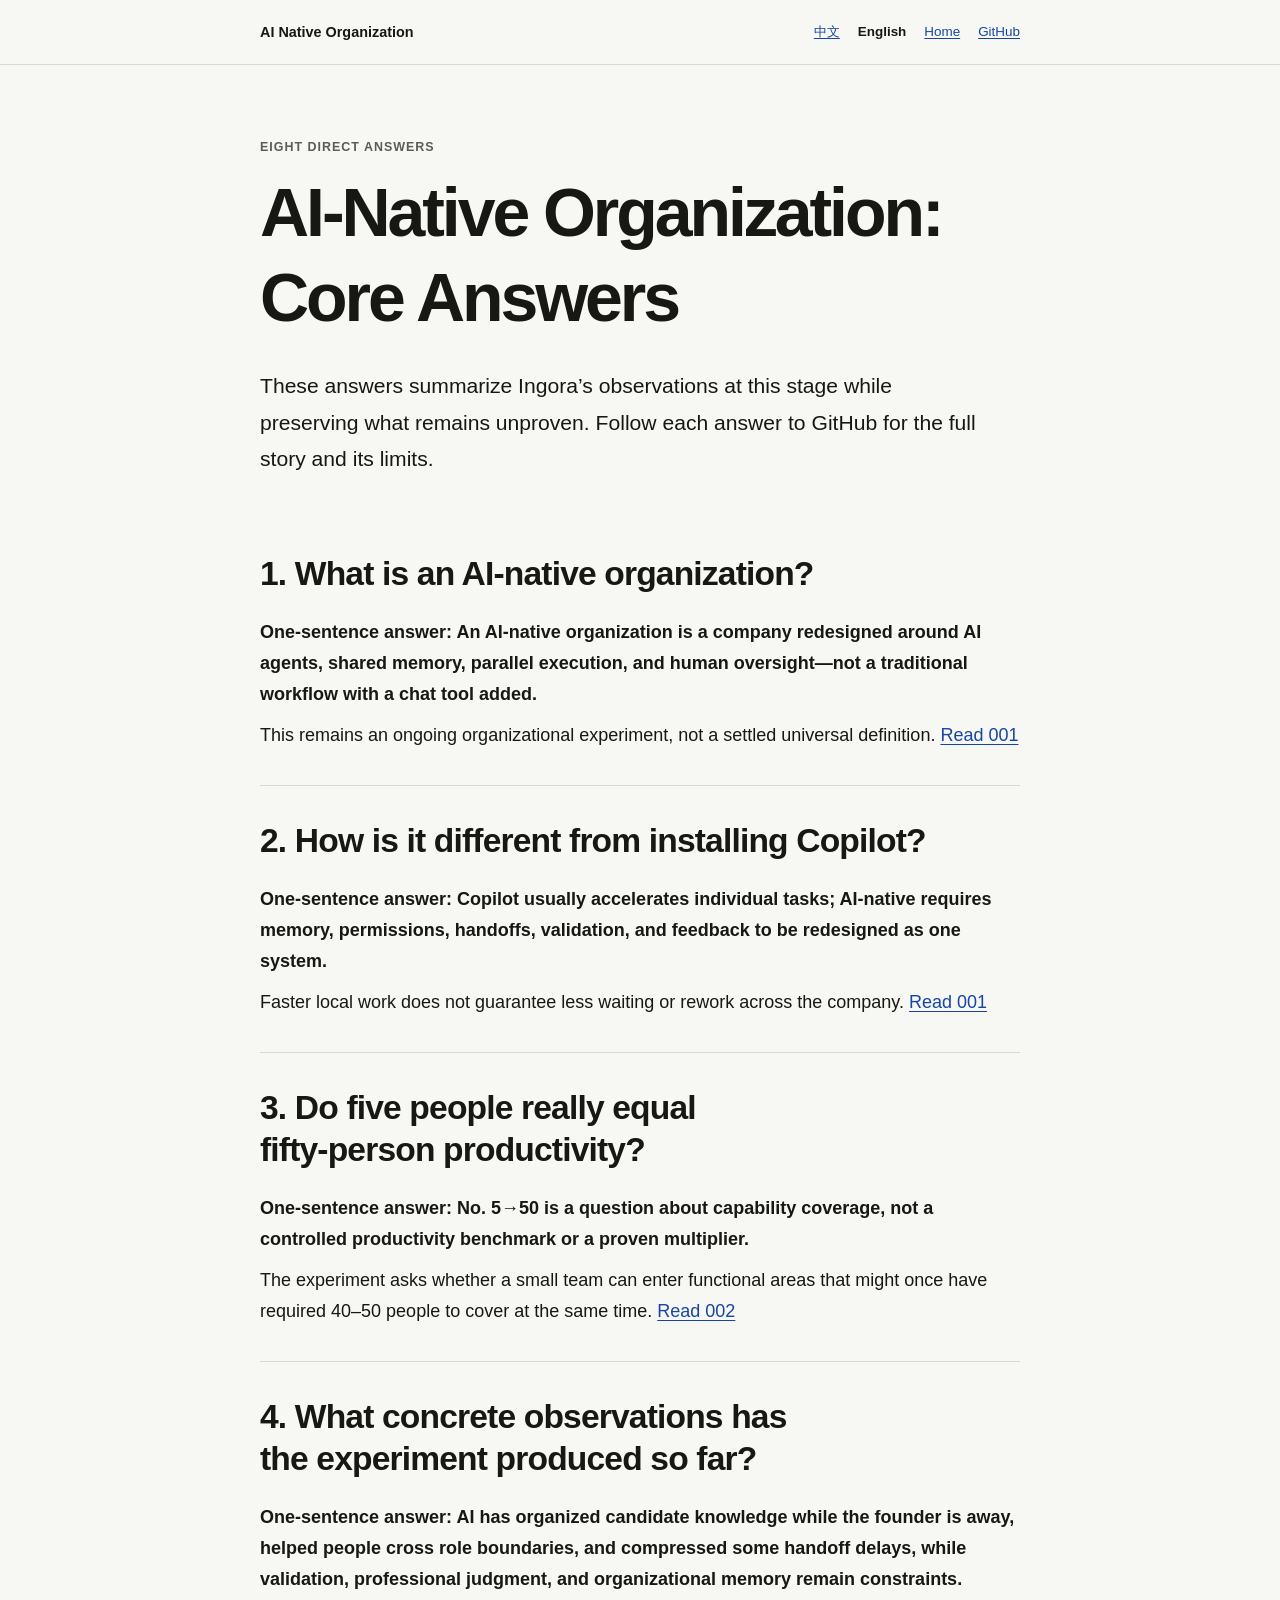
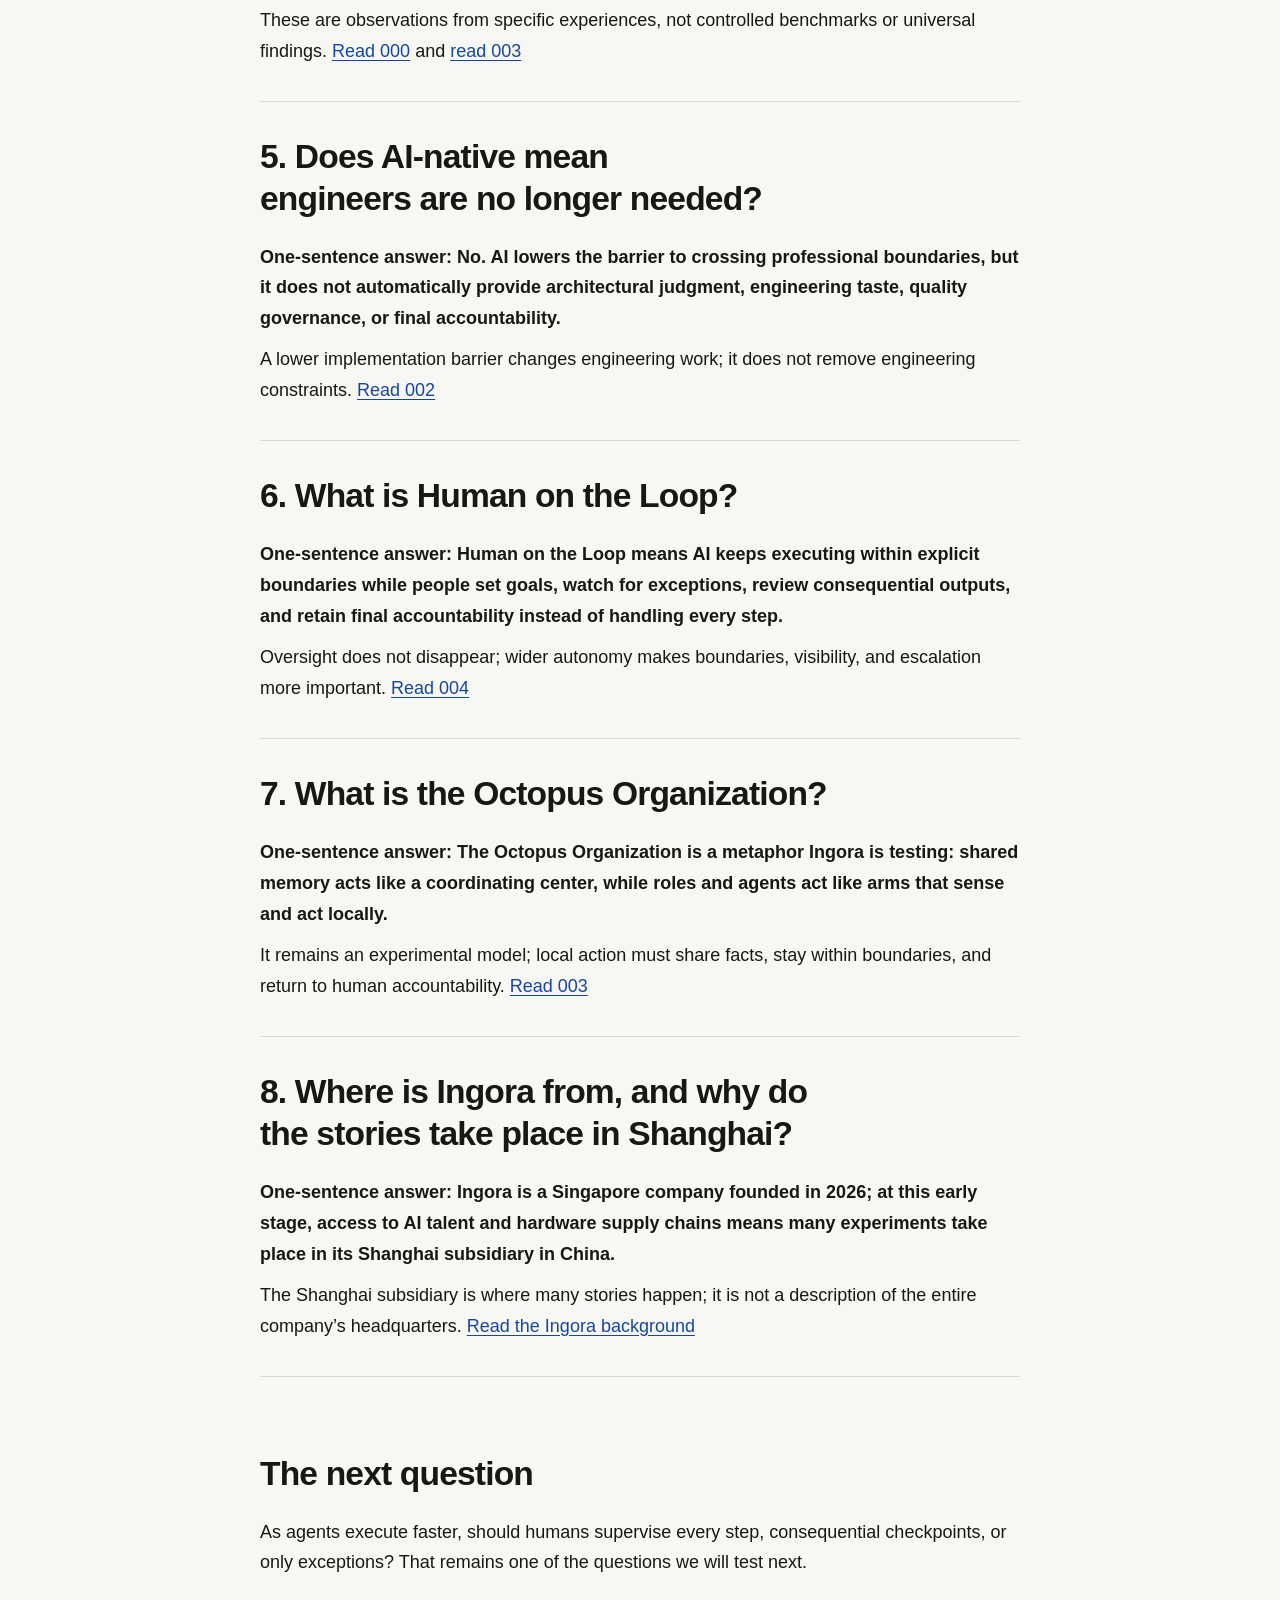
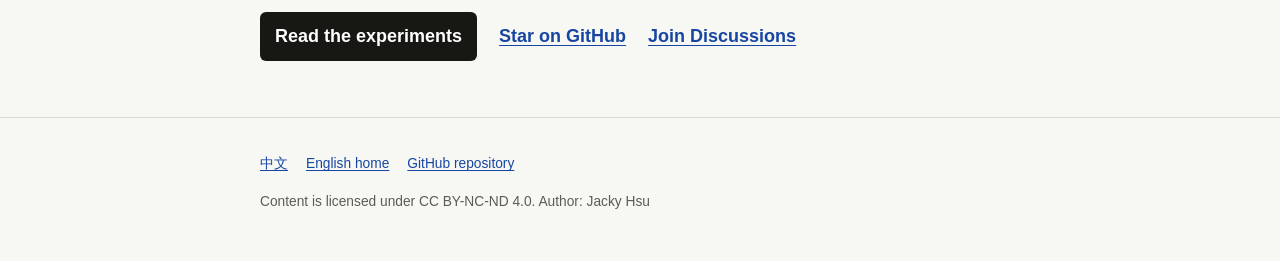
<file: site/en/answers/index.html>
<!doctype html>
<html lang="en">
  <head>
    <meta charset="utf-8">
    <meta name="viewport" content="width=device-width, initial-scale=1">
    <title>AI-Native Organization: Core Answers | Ingora Experiment</title>
    <meta name="description" content="Eight direct answers about AI-native organizations, Copilot, 5→50 capability coverage, Human on the Loop, the Octopus Organization, and Ingora’s Shanghai context.">
    <link rel="canonical" href="https://jackyhsu.github.io/ai-native-organization/en/answers/">
    <link rel="alternate" hreflang="zh-CN" href="https://jackyhsu.github.io/ai-native-organization/answers/">
    <link rel="alternate" hreflang="en" href="https://jackyhsu.github.io/ai-native-organization/en/answers/">
    <link rel="alternate" hreflang="x-default" href="https://jackyhsu.github.io/ai-native-organization/answers/">
    <meta property="og:title" content="AI-Native Organization: Core Answers | Ingora Experiment">
    <meta property="og:description" content="Eight direct answers about AI-native organizations, five-person capability coverage, human oversight, and the Octopus Organization.">
    <meta property="og:type" content="website">
    <meta property="og:url" content="https://jackyhsu.github.io/ai-native-organization/en/answers/">
    <link rel="stylesheet" href="../../assets/styles.css">
    <script type="application/ld+json">
      {
        "@context": "https://schema.org",
        "@type": "FAQPage",
        "mainEntity": [
          {
            "@type": "Question",
            "name": "What is an AI-native organization?",
            "acceptedAnswer": {"@type": "Answer", "text": "An AI-native organization is a company redesigned around AI agents, shared memory, parallel execution, and human oversight—not a traditional workflow with a chat tool added."}
          },
          {
            "@type": "Question",
            "name": "How is it different from installing Copilot?",
            "acceptedAnswer": {"@type": "Answer", "text": "Copilot usually accelerates individual tasks; AI-native requires memory, permissions, handoffs, validation, and feedback to be redesigned as one system."}
          },
          {
            "@type": "Question",
            "name": "Do five people really equal fifty-person productivity?",
            "acceptedAnswer": {"@type": "Answer", "text": "No. 5→50 is a question about capability coverage, not a controlled productivity benchmark or a proven multiplier."}
          },
          {
            "@type": "Question",
            "name": "What concrete observations has the experiment produced so far?",
            "acceptedAnswer": {"@type": "Answer", "text": "We have observed AI organizing candidate knowledge while the founder is away, helping people cross role boundaries, and compressing some handoff delays, while validation, professional judgment, and organizational memory remain constraints."}
          },
          {
            "@type": "Question",
            "name": "Does AI-native mean engineers are no longer needed?",
            "acceptedAnswer": {"@type": "Answer", "text": "No. AI lowers the barrier to crossing professional boundaries, but it does not automatically provide architectural judgment, engineering taste, quality governance, or final accountability."}
          },
          {
            "@type": "Question",
            "name": "What is Human on the Loop?",
            "acceptedAnswer": {"@type": "Answer", "text": "Human on the Loop means AI keeps executing within explicit boundaries while people set goals, watch for exceptions, review consequential outputs, and retain final accountability instead of handling every step."}
          },
          {
            "@type": "Question",
            "name": "What is the Octopus Organization?",
            "acceptedAnswer": {"@type": "Answer", "text": "The Octopus Organization is a metaphor Ingora is testing: shared memory acts like a coordinating center, while roles and agents act like arms that sense and act locally; it remains an experimental model."}
          },
          {
            "@type": "Question",
            "name": "Where is Ingora from, and why do the stories take place in Shanghai?",
            "acceptedAnswer": {"@type": "Answer", "text": "Ingora is a Singapore company founded in 2026; at this early stage, access to AI talent and hardware supply chains means many experiments take place in its Shanghai subsidiary in China."}
          }
        ]
      }
    </script>
  </head>
  <body>
    <header class="site-header">
      <div class="shell">
        <a class="brand" href="../">AI Native Organization</a>
        <nav aria-label="Main navigation">
          <a href="../../answers/" lang="zh-CN">中文</a>
          <a href="./" aria-current="page">English</a>
          <a href="../">Home</a>
          <a href="https://github.com/jackyhsu/ai-native-organization">GitHub</a>
        </nav>
      </div>
    </header>

    <main class="shell">
      <section aria-labelledby="page-title" style="margin-top: 0">
        <p class="eyebrow">Eight direct answers</p>
        <h1 id="page-title">AI-Native Organization: Core Answers</h1>
        <p class="hero-answer">These answers summarize Ingora’s observations at this stage while preserving what remains unproven. Follow each answer to GitHub for the full story and its limits.</p>
      </section>

      <section class="answer-list" aria-label="Core questions and answers">
        <article class="answer">
          <h2>1. What is an AI-native organization?</h2>
          <p class="direct">One-sentence answer: An AI-native organization is a company redesigned around AI agents, shared memory, parallel execution, and human oversight—not a traditional workflow with a chat tool added.</p>
          <p>This remains an ongoing organizational experiment, not a settled universal definition. <a href="https://github.com/jackyhsu/ai-native-organization/blob/main/stories/001-why-copilot-is-not-ai-native.md">Read 001</a></p>
        </article>

        <article class="answer">
          <h2>2. How is it different from installing Copilot?</h2>
          <p class="direct">One-sentence answer: Copilot usually accelerates individual tasks; AI-native requires memory, permissions, handoffs, validation, and feedback to be redesigned as one system.</p>
          <p>Faster local work does not guarantee less waiting or rework across the company. <a href="https://github.com/jackyhsu/ai-native-organization/blob/main/stories/001-why-copilot-is-not-ai-native.md">Read 001</a></p>
        </article>

        <article class="answer">
          <h2>3. Do five people really equal fifty-person productivity?</h2>
          <p class="direct">One-sentence answer: No. 5→50 is a question about capability coverage, not a controlled productivity benchmark or a proven multiplier.</p>
          <p>The experiment asks whether a small team can enter functional areas that might once have required 40–50 people to cover at the same time. <a href="https://github.com/jackyhsu/ai-native-organization/blob/main/stories/002-why-saving-30-percent-is-not-enough.md">Read 002</a></p>
        </article>

        <article class="answer">
          <h2>4. What concrete observations has the experiment produced so far?</h2>
          <p class="direct">One-sentence answer: AI has organized candidate knowledge while the founder is away, helped people cross role boundaries, and compressed some handoff delays, while validation, professional judgment, and organizational memory remain constraints.</p>
          <p>These are observations from specific experiences, not controlled benchmarks or universal findings. <a href="https://github.com/jackyhsu/ai-native-organization/blob/main/stories/000-founder-away.md">Read 000</a> and <a href="https://github.com/jackyhsu/ai-native-organization/blob/main/stories/003-why-traditional-hierarchy-cannot-keep-up.md">read 003</a></p>
        </article>

        <article class="answer">
          <h2>5. Does AI-native mean engineers are no longer needed?</h2>
          <p class="direct">One-sentence answer: No. AI lowers the barrier to crossing professional boundaries, but it does not automatically provide architectural judgment, engineering taste, quality governance, or final accountability.</p>
          <p>A lower implementation barrier changes engineering work; it does not remove engineering constraints. <a href="https://github.com/jackyhsu/ai-native-organization/blob/main/stories/002-why-saving-30-percent-is-not-enough.md">Read 002</a></p>
        </article>

        <article class="answer">
          <h2>6. What is Human on the Loop?</h2>
          <p class="direct">One-sentence answer: Human on the Loop means AI keeps executing within explicit boundaries while people set goals, watch for exceptions, review consequential outputs, and retain final accountability instead of handling every step.</p>
          <p>Oversight does not disappear; wider autonomy makes boundaries, visibility, and escalation more important. <a href="https://github.com/jackyhsu/ai-native-organization/blob/main/stories/004-what-is-the-real-bottleneck.md">Read 004</a></p>
        </article>

        <article class="answer">
          <h2>7. What is the Octopus Organization?</h2>
          <p class="direct">One-sentence answer: The Octopus Organization is a metaphor Ingora is testing: shared memory acts like a coordinating center, while roles and agents act like arms that sense and act locally.</p>
          <p>It remains an experimental model; local action must share facts, stay within boundaries, and return to human accountability. <a href="https://github.com/jackyhsu/ai-native-organization/blob/main/stories/003-why-traditional-hierarchy-cannot-keep-up.md">Read 003</a></p>
        </article>

        <article class="answer">
          <h2>8. Where is Ingora from, and why do the stories take place in Shanghai?</h2>
          <p class="direct">One-sentence answer: Ingora is a Singapore company founded in 2026; at this early stage, access to AI talent and hardware supply chains means many experiments take place in its Shanghai subsidiary in China.</p>
          <p>The Shanghai subsidiary is where many stories happen; it is not a description of the entire company’s headquarters. <a href="https://github.com/jackyhsu/ai-native-organization/blob/main/about/ingora.md">Read the Ingora background</a></p>
        </article>
      </section>

      <section aria-labelledby="next-title">
        <h2 id="next-title">The next question</h2>
        <p>As agents execute faster, should humans supervise every step, consequential checkpoints, or only exceptions? That remains one of the questions we will test next.</p>
        <div class="actions">
          <a href="../#experiments">Read the experiments</a>
          <a href="https://github.com/jackyhsu/ai-native-organization">Star on GitHub</a>
          <a href="https://github.com/jackyhsu/ai-native-organization/discussions">Join Discussions</a>
        </div>
      </section>
    </main>

    <footer class="footer">
      <div class="shell">
        <div class="footer-links">
          <a href="../../answers/" lang="zh-CN">中文</a>
          <a href="../">English home</a>
          <a href="https://github.com/jackyhsu/ai-native-organization">GitHub repository</a>
        </div>
        <p>Content is licensed under CC BY-NC-ND 4.0. Author: Jacky Hsu</p>
      </div>
    </footer>
  </body>
</html>
</file>
<file: site/assets/styles.css>
:root {
  color-scheme: light;
  --background: #f7f7f4;
  --surface: #ffffff;
  --text: #171714;
  --muted: #5c5c55;
  --line: #d9d9d2;
  --accent: #1746a2;
  --accent-dark: #0e2f70;
  --max-width: 760px;
}

* {
  box-sizing: border-box;
}

html {
  scroll-behavior: smooth;
}

body {
  margin: 0;
  background: var(--background);
  color: var(--text);
  font-family: -apple-system, BlinkMacSystemFont, "Segoe UI", "Noto Sans SC", "PingFang SC", "Microsoft YaHei", sans-serif;
  font-size: 18px;
  line-height: 1.72;
}

a {
  color: var(--accent);
  text-underline-offset: 0.18em;
}

a:hover {
  color: var(--accent-dark);
}

a:focus-visible {
  outline: 3px solid var(--accent);
  outline-offset: 3px;
}

.shell {
  width: min(calc(100% - 40px), var(--max-width));
  margin: 0 auto;
}

.site-header {
  border-bottom: 1px solid var(--line);
  background: rgba(247, 247, 244, 0.96);
}

.site-header .shell {
  display: flex;
  align-items: center;
  justify-content: space-between;
  gap: 20px;
  min-height: 64px;
}

.brand {
  color: var(--text);
  font-size: 0.9rem;
  font-weight: 700;
  text-decoration: none;
}

nav {
  display: flex;
  flex-wrap: wrap;
  justify-content: flex-end;
  gap: 8px 18px;
  font-size: 0.84rem;
}

nav a[aria-current="page"] {
  color: var(--text);
  font-weight: 700;
  text-decoration: none;
}

main {
  padding: 72px 0 56px;
}

.eyebrow {
  margin: 0 0 12px;
  color: var(--muted);
  font-size: 0.78rem;
  font-weight: 700;
  letter-spacing: 0.08em;
  text-transform: uppercase;
}

h1,
h2,
h3 {
  line-height: 1.25;
  text-wrap: balance;
}

h1 {
  max-width: 720px;
  margin: 0;
  font-size: clamp(2.3rem, 7vw, 4.25rem);
  letter-spacing: -0.045em;
}

h2 {
  margin: 0 0 22px;
  font-size: clamp(1.55rem, 4vw, 2.1rem);
  letter-spacing: -0.025em;
}

h3 {
  margin: 0 0 10px;
  font-size: 1.15rem;
}

.hero-answer {
  max-width: 720px;
  margin: 28px 0 0;
  font-size: clamp(1.08rem, 2.5vw, 1.32rem);
}

.caveat {
  margin-top: 20px;
  padding-left: 18px;
  border-left: 4px solid var(--text);
  font-weight: 650;
}

.actions {
  display: flex;
  flex-wrap: wrap;
  gap: 12px 22px;
  margin-top: 34px;
}

.actions a:first-child {
  display: inline-block;
  padding: 9px 15px;
  border-radius: 6px;
  background: var(--text);
  color: #ffffff;
  font-weight: 700;
  text-decoration: none;
}

.actions a:not(:first-child) {
  align-self: center;
  font-weight: 650;
}

section {
  margin-top: 76px;
}

.story-list {
  display: grid;
  gap: 16px;
}

.story {
  padding: 24px;
  border: 1px solid var(--line);
  border-radius: 8px;
  background: var(--surface);
}

.story p {
  margin: 0;
  color: var(--muted);
}

.story .lesson {
  margin-top: 12px;
  color: var(--text);
}

.story-link {
  display: inline-block;
  margin-top: 14px;
  font-weight: 700;
}

.answer-list {
  display: grid;
  gap: 34px;
}

.answer {
  padding-bottom: 34px;
  border-bottom: 1px solid var(--line);
}

.answer p {
  margin: 10px 0 0;
}

.answer .direct {
  font-weight: 700;
}

.about {
  padding: 28px;
  border-radius: 8px;
  background: #ecece6;
}

.about p:last-child,
.footer p:last-child {
  margin-bottom: 0;
}

.footer {
  padding: 34px 0 48px;
  border-top: 1px solid var(--line);
  color: var(--muted);
  font-size: 0.86rem;
}

.footer-links {
  display: flex;
  flex-wrap: wrap;
  gap: 8px 18px;
}

@media (max-width: 620px) {
  body {
    font-size: 17px;
  }

  .shell {
    width: min(calc(100% - 28px), var(--max-width));
  }

  .site-header .shell {
    align-items: flex-start;
    flex-direction: column;
    gap: 8px;
    padding: 14px 0;
  }

  nav {
    justify-content: flex-start;
  }

  main {
    padding-top: 48px;
  }

  section {
    margin-top: 56px;
  }

  .story,
  .about {
    padding: 20px;
  }
}

@media (prefers-reduced-motion: reduce) {
  html {
    scroll-behavior: auto;
  }
}
</file>
